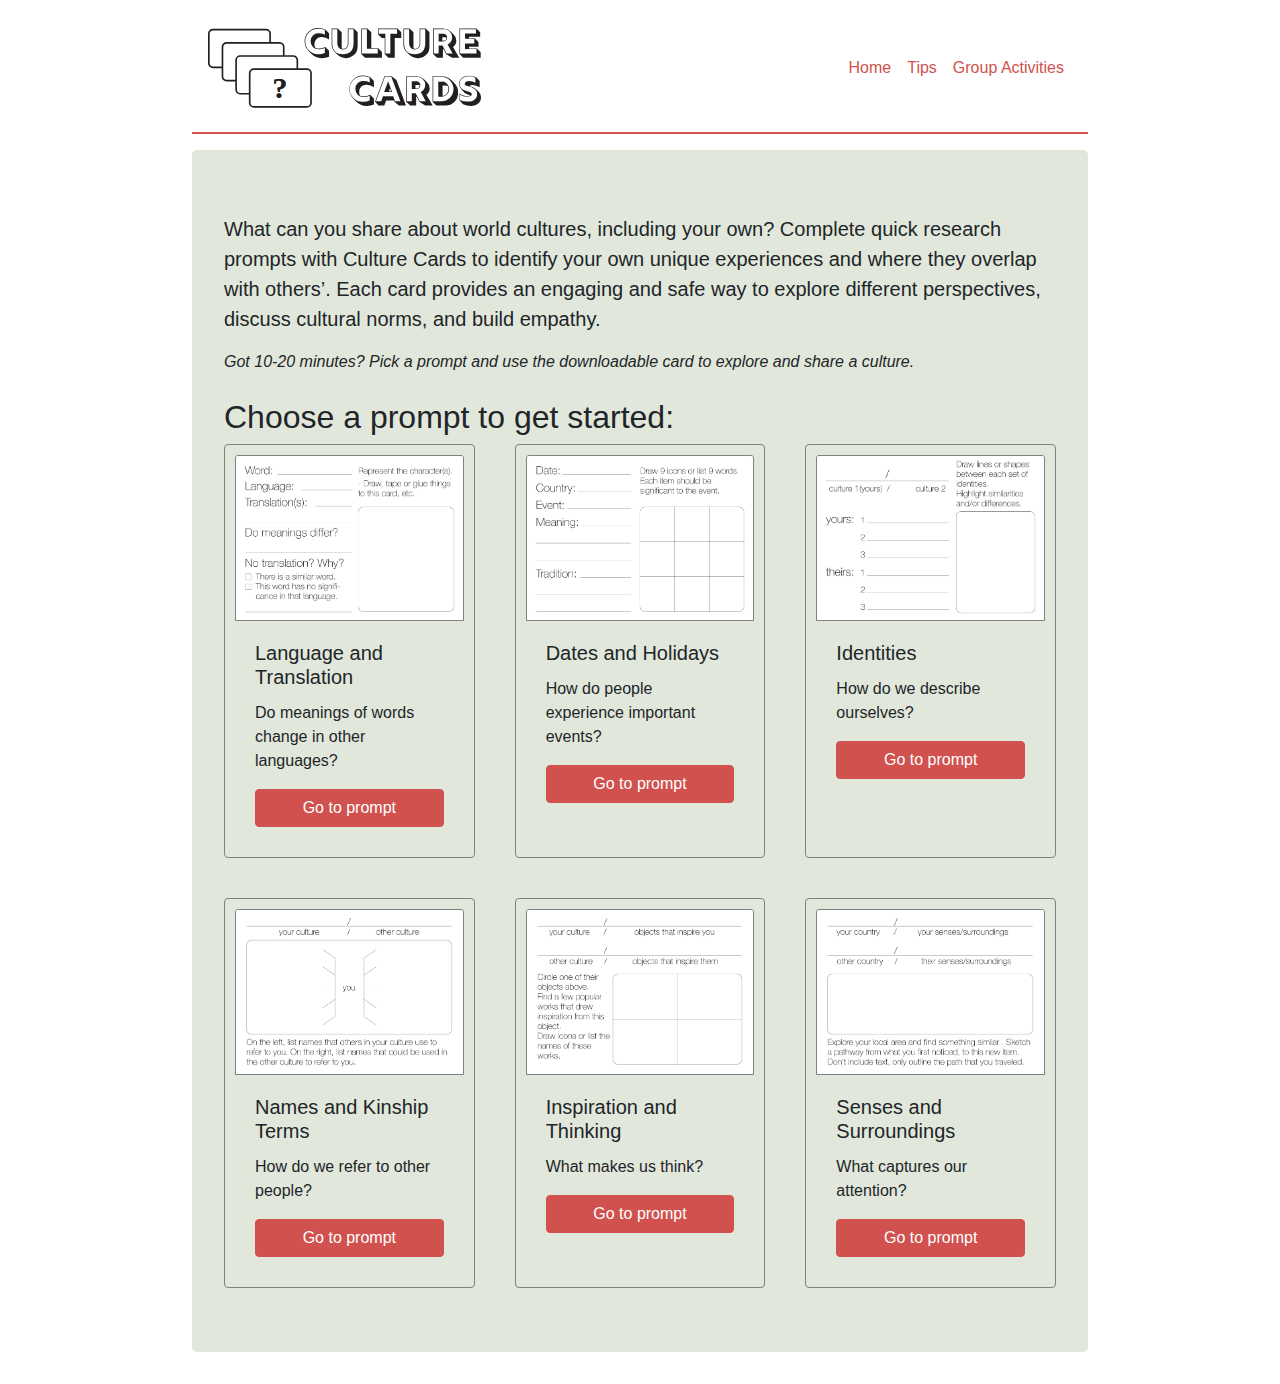
<file: index.html>
<!DOCTYPE html>
<html lang="en">
<head>
    <meta charset="utf-8">
    <title>Culture Cards</title>
    <link rel="stylesheet" href="https://cdn.jsdelivr.net/npm/bootstrap@4.3.1/dist/css/bootstrap.min.css" integrity="sha384-ggOyR0iXCbMQv3Xipma34MD+dH/1fQ784/j6cY/iJTQUOhcWr7x9JvoRxT2MZw1T" crossorigin="anonymous">    <link rel="stylesheet" href="style.css"/>
</head>
<body>
    <nav class="navbar navbar-expand-lg navbar-light bg-light">
        <a href="index.html"><img src="svg/logobw.svg" alt="Culture Cards Logo"></a>
        <button class="navbar-toggler" type="button" data-toggle="collapse" data-target="#navbarSupportedContent" aria-controls="navbarSupportedContent" aria-expanded="false" aria-label="Toggle navigation">
            <span class="navbar-toggler-icon"></span>
        </button>
        <div class="collapse navbar-collapse justify-content-end" id="navbarNav">
            <ul class="navbar-nav">
            <li class="nav-item active">
                <a class="nav-link" href="index.html">Home <span class="sr-only">(current)</span></a>
            </li>
            <li class="nav-item">
                <a class="nav-link" href="tips.html">Tips</a>
            </li>
            <li class="nav-item">
                <a class="nav-link" href="activities.html">Group Activities</a>
            </li>
            </ul>
        </div>
    </nav>

    <hr>

    <div class="jumbotron">
        <p class="lead">What can you share about world cultures, including your own? Complete quick research prompts with Culture Cards to identify your own unique experiences and where they overlap with others’. Each card provides an engaging and safe way to explore different perspectives, discuss cultural norms, and build empathy.</p>
        <i>Got 10-20 minutes? Pick a prompt and use the downloadable card to explore and share a culture.</i>
        <br>
        <br>
        <h2>Choose a prompt to get started:</h2>
        <div id="card-grid">
            <div class="card" style="width: 18rem;">
                <img src="images/p1-back.png" class="card-img-top" alt="...">
                <div class="card-body">
                <h5 class="card-title">Language and Translation</h5>
                <p class="card-text">Do meanings of words change in other languages?</p>
                <a href="prompt1.html" class="btn btn-primary">Go to prompt</a>
                </div>
            </div>
    
            <div class="card" style="width: 18rem;">
                <img src="images/p2-back.png" class="card-img-top" alt="...">
                <div class="card-body">
                <h5 class="card-title">Dates and Holidays</h5>
                <p class="card-text">How do people experience important events?</p>
                <a href="prompt2.html" class="btn btn-primary">Go to prompt</a>
                </div>
            </div>
    
            <div class="card" style="width: 18rem;">
                <img src="images/p3-back.png" class="card-img-top" alt="...">
                <div class="card-body">
                <h5 class="card-title">Identities</h5>
                <p class="card-text">How do we describe ourselves?</p>
                <a href="prompt3.html" class="btn btn-primary">Go to prompt</a>
                </div>
            </div>
    
            <div class="card" style="width: 18rem;">
                <img src="images/p4-back.png" class="card-img-top" alt="...">
                <div class="card-body">
                <h5 class="card-title">Names and Kinship Terms</h5>
                <p class="card-text">How do we refer to other people?</p>
                <a href="prompt4.html" class="btn btn-primary">Go to prompt</a>
                </div>
            </div>
    
            <div class="card" style="width: 18rem;">
                <img src="images/p5-back.png" class="card-img-top" alt="...">
                <div class="card-body">
                <h5 class="card-title">Inspiration and Thinking</h5>
                <p class="card-text">What makes us think?</p>
                <a href="prompt5.html" class="btn btn-primary">Go to prompt</a>
                </div>
            </div>
    
            <div class="card" style="width: 18rem;">
                <img src="images/p6-back.png" class="card-img-top" alt="...">
                <div class="card-body">
                <h5 class="card-title">Senses and Surroundings</h5>
                <p class="card-text">What captures our attention?</p>
                <a href="prompt6.html" class="btn btn-primary">Go to prompt</a>
                </div>
            </div>
        </div>
    </div>

</body>
</html>
</file>
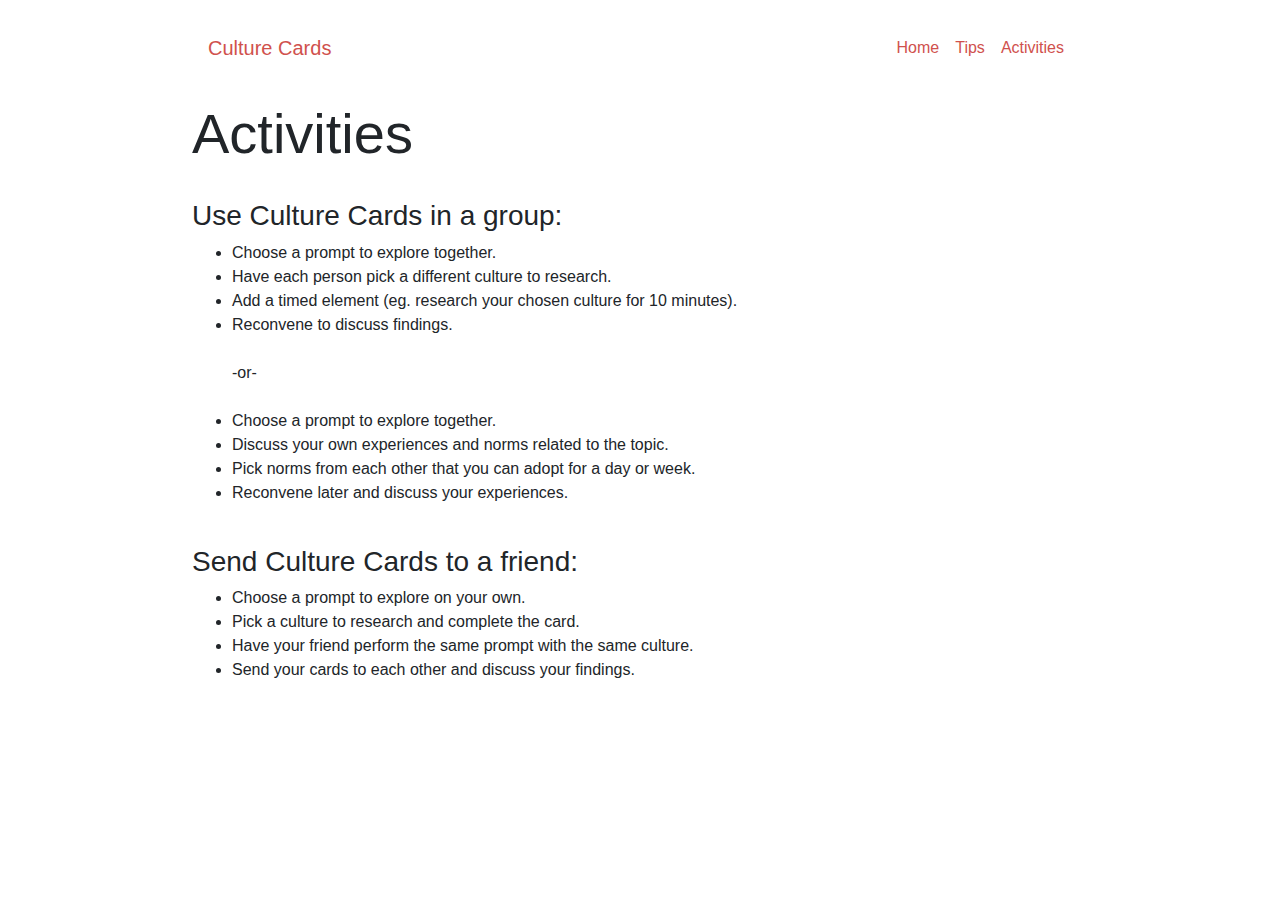
<file: activities.html>
<!DOCTYPE html>
<html lang="en">
<head>
    <meta charset="utf-8">
    <title>Culture Cards</title>
    <link rel="stylesheet" href="https://cdn.jsdelivr.net/npm/bootstrap@4.3.1/dist/css/bootstrap.min.css" integrity="sha384-ggOyR0iXCbMQv3Xipma34MD+dH/1fQ784/j6cY/iJTQUOhcWr7x9JvoRxT2MZw1T" crossorigin="anonymous">    <link rel="stylesheet" href="style.css"/>
</head>
<body>
    <nav class="navbar navbar-expand-lg navbar-light bg-light">
        <a class="navbar-brand" href="index.html">Culture Cards</a>
        <button class="navbar-toggler" type="button" data-toggle="collapse" data-target="#navbarSupportedContent" aria-controls="navbarSupportedContent" aria-expanded="false" aria-label="Toggle navigation">
            <span class="navbar-toggler-icon"></span>
        </button>
        <div class="collapse navbar-collapse justify-content-end" id="navbarNav">
            <ul class="navbar-nav">
            <li class="nav-item">
                <a class="nav-link" href="index.html">Home</a>
            </li>
            <li class="nav-item">
                <a class="nav-link" href="tips.html">Tips</a>
            </li>
            <li class="nav-item active">
                <a class="nav-link" href="activities.html">Activities<span class="sr-only">(current)</span></a>
            </li>
            </ul>
        </div>
        </nav>
    <br>

    <h2 class="display-4">Activities</h2>
    <br>
    <h3>Use Culture Cards in a group:</h3>
    <ul>
        <li>Choose a prompt to explore together.</li>
        <li>Have each person pick a different culture to research.</li>
        <li>Add a timed element (eg. research your chosen culture for 10 minutes).</li>
        <li>Reconvene to discuss findings.</li>
        <br>-or-<br><br>
        <li>Choose a prompt to explore together.</li>
        <li>Discuss your own experiences and norms related to the topic.</li>
        <li>Pick norms from each other that you can adopt for a day or week.</li>
        <li>Reconvene later and discuss your experiences.</li>
    </ul>
    <br>
    <h3>Send Culture Cards to a friend:</h3>
    <ul>
        <li>Choose a prompt to explore on your own.</li>
        <li>Pick a culture to research and complete the card.</li>
        <li>Have your friend perform the same prompt with the same culture.</li>
        <li>Send your cards to each other and discuss your findings.</li>
    </ul>


</body>
</html>
</file>
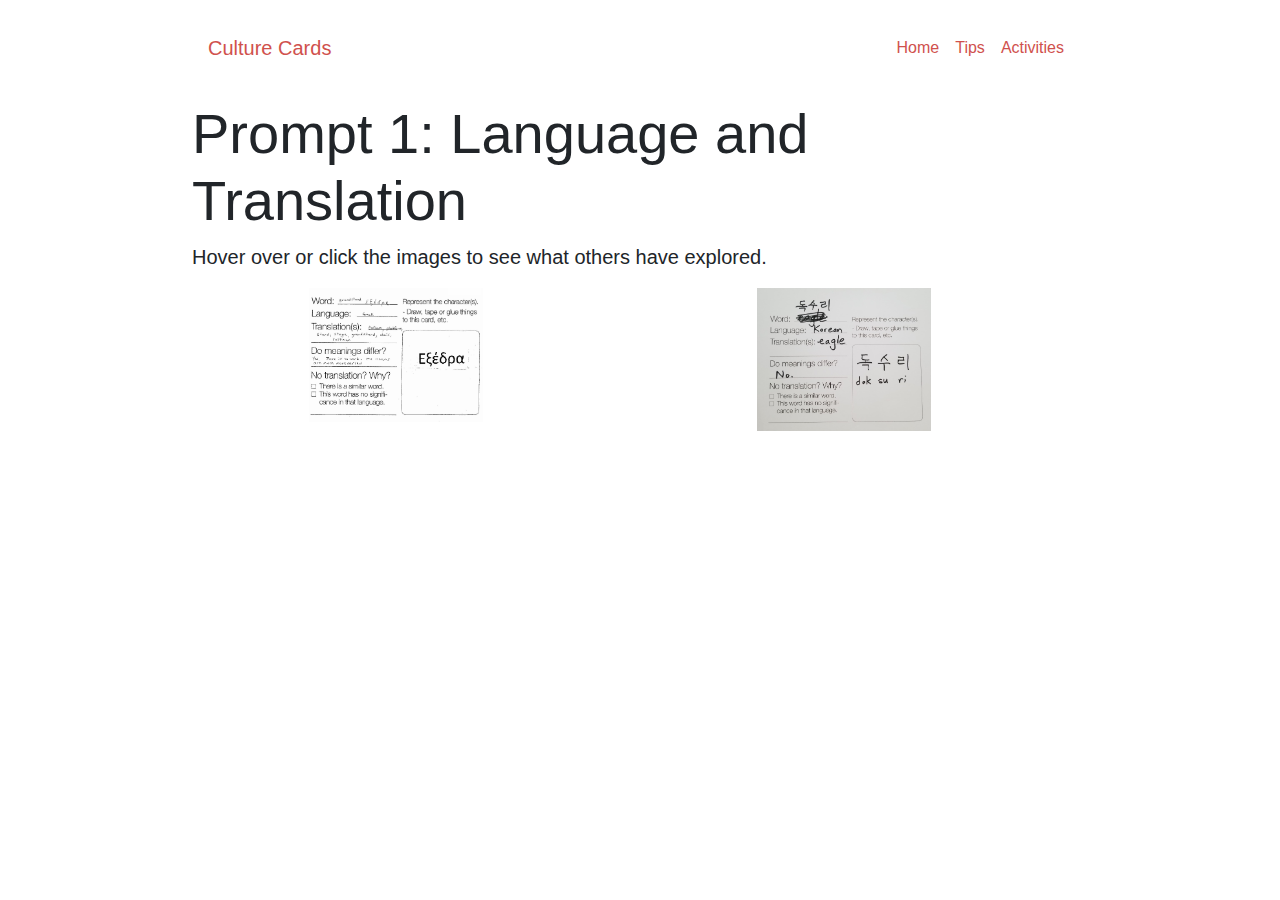
<file: prompt1-gallery.html>
<!DOCTYPE html>
<html lang="en">
<head>
    <meta charset="utf-8">
    <title>Culture Cards</title>
    <link rel="stylesheet" href="style.css"/>
    <link rel="stylesheet" href="https://cdn.jsdelivr.net/npm/bootstrap@4.3.1/dist/css/bootstrap.min.css" integrity="sha384-ggOyR0iXCbMQv3Xipma34MD+dH/1fQ784/j6cY/iJTQUOhcWr7x9JvoRxT2MZw1T" crossorigin="anonymous">    <link rel="stylesheet" href="style.css"/>
</head>
<body>
    <nav class="navbar navbar-expand-lg navbar-light bg-light">
        <a class="navbar-brand" href="index.html">Culture Cards</a>
        <button class="navbar-toggler" type="button" data-toggle="collapse" data-target="#navbarSupportedContent" aria-controls="navbarSupportedContent" aria-expanded="false" aria-label="Toggle navigation">
            <span class="navbar-toggler-icon"></span>
        </button>
        <div class="collapse navbar-collapse justify-content-end" id="navbarNav">
            <ul class="navbar-nav">
            <li class="nav-item">
                <a class="nav-link" href="index.html">Home</a>
            </li>
            <li class="nav-item">
                <a class="nav-link" href="tips.html">Tips</a>
            </li>
            <li class="nav-item">
                <a class="nav-link" href="activities.html">Activities</a>
            </li>
            </ul>
        </div>
    </nav>

    <br>

    <div>
        <h2 class="display-4">Prompt 1: Language and Translation</h2>
        <p class="lead">Hover over or click the images to see what others have explored.</p>

        <div class="gallery-grid">
            <div class="container">
                <img src="images/p1-gallery/p1a.jpg" alt="" class="image">
            </div> 

            <div class="container">
                <img src="images/p1-gallery/p1b.jpg" alt="" class="image">
            </div> 
        </div>

    </div>
</body>
</html>
</file>
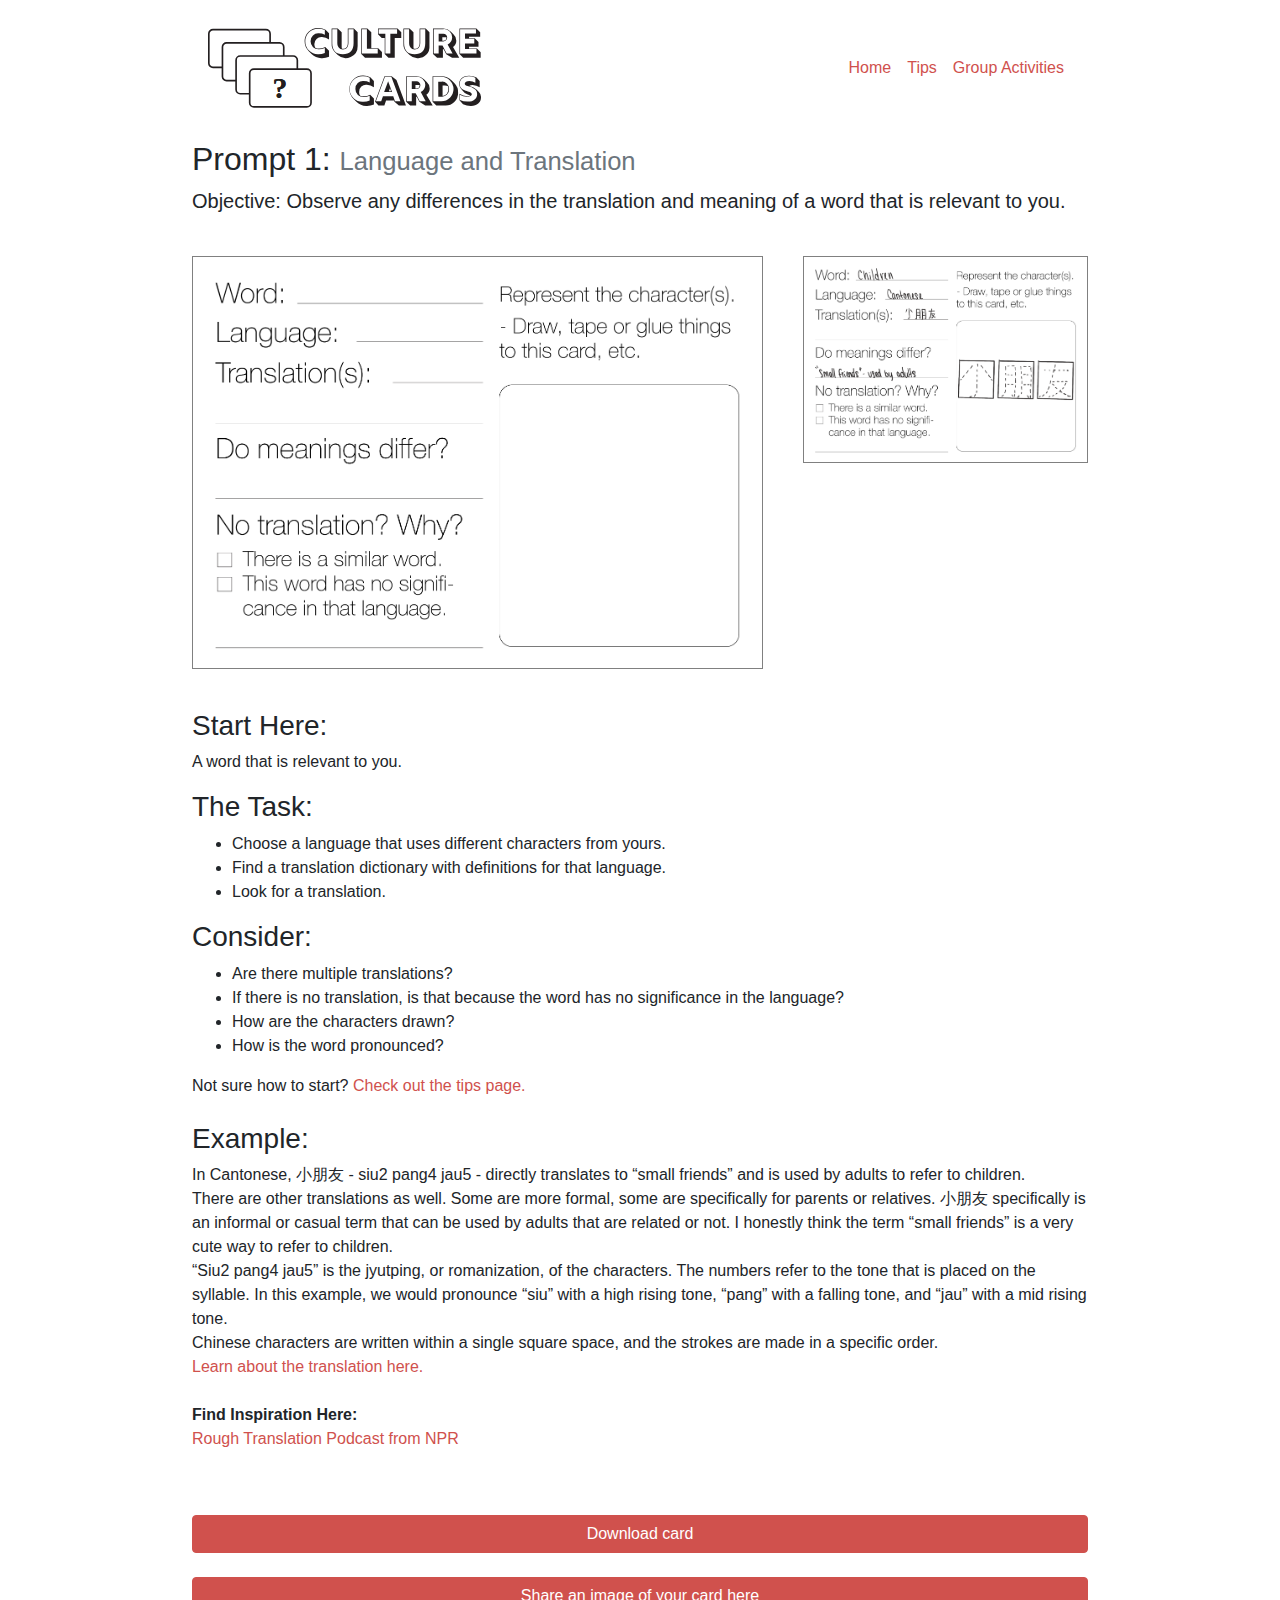
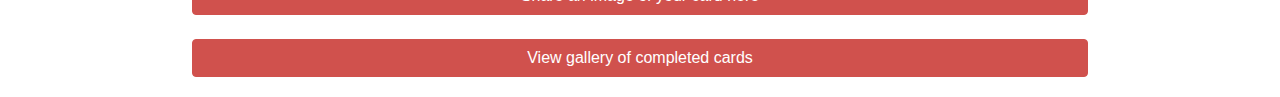
<file: prompt1.html>
<!DOCTYPE html>
<html lang="en">
<head>
    <meta charset="utf-8">
    <title>Culture Cards</title>
    <link rel="stylesheet" href="style.css"/>
    <link rel="stylesheet" href="https://cdn.jsdelivr.net/npm/bootstrap@4.3.1/dist/css/bootstrap.min.css" integrity="sha384-ggOyR0iXCbMQv3Xipma34MD+dH/1fQ784/j6cY/iJTQUOhcWr7x9JvoRxT2MZw1T" crossorigin="anonymous">    <link rel="stylesheet" href="style.css"/>
</head>
<body>
    <nav class="navbar navbar-expand-lg navbar-light bg-light">
        <a href="index.html"><img src="svg/logobw.svg" alt="Culture Cards Logo"></a>
        <button class="navbar-toggler" type="button" data-toggle="collapse" data-target="#navbarSupportedContent" aria-controls="navbarSupportedContent" aria-expanded="false" aria-label="Toggle navigation">
            <span class="navbar-toggler-icon"></span>
        </button>
        <div class="collapse navbar-collapse justify-content-end" id="navbarNav">
            <ul class="navbar-nav">
            <li class="nav-item">
                <a class="nav-link" href="index.html">Home</a>
            </li>
            <li class="nav-item">
                <a class="nav-link" href="tips.html">Tips</a>
            </li>
            <li class="nav-item">
                <a class="nav-link" href="activities.html">Group Activities</a>
            </li>
            </ul>
        </div>
    </nav>

    <br>

    <div>
        <h2>
            Prompt 1: 
            <small class="text-muted">Language and Translation</small>
        </h2>

        <p class="lead"><strong>Objective:</strong> Observe any differences in the translation and meaning of a word that is relevant to you.</p>

        <div class="img-header">
            <img src="images/p1-back.png"><img src="images/examples/ex_P1.png">
        </div>
        
        <h3>Start Here:</h3>
        <p>A word that is relevant to you.</p>
        
        <h3>The Task:</h3>
        <ul>
            <li>Choose a language that uses different characters from yours.</li>
            <li>Find a translation dictionary with definitions for that language.</li>
            <li>Look for a translation.</li>
        </ul>

        <h3>Consider:</h3>
        <ul>
            <li>Are there multiple translations?</li>
            <li>If there is no translation, is that because the word has no significance in the language?</li>
            <li>How are the characters drawn?</li>
            <li>How is the word pronounced?</li>
        </ul>

        Not sure how to start? <a href="tips.html">Check out the tips page.</a>
        <br><br>
        
        <h3>Example:</h3>
        <p>In Cantonese, 小朋友 - siu2 pang4 jau5 - directly translates to “small friends” and is used by adults to refer to children.
            <br>There are other translations as well. Some are more formal, some are specifically for parents or relatives. 小朋友 specifically is an informal or casual term that can be used by adults that are related or not. I honestly think the term “small friends” is a very cute way to refer to children.
            <br>“Siu2 pang4 jau5” is the jyutping, or romanization, of the characters. The numbers refer to the tone that is placed on the syllable. In this example, we would pronounce “siu” with a high rising tone, “pang” with a falling tone, and “jau” with a mid rising tone.
            <br>Chinese characters are written within a single square space, and the strokes are made in a specific order.
            <br><a href="http://www.cantonese.sheik.co.uk/dictionary/words/124/">Learn about the translation here.</a>
            <br><br>
            <strong>Find Inspiration Here:</strong>
            <br><a href="https://www.npr.org/podcasts/510324/rough-translation">Rough Translation Podcast from NPR</a>
        </p>
        <br> <br>

        <a class="btn btn-primary" href="images/p1-back.png" download>Download card</a>
        <br><br>
        <a class="btn btn-primary" href="https://form.jotform.com/221104501408136" target="_blank" role="button">Share an image of your card here</a>
        <br><br>
        <a class="btn btn-primary" href="prompt1-gallery.html" target="_blank" role="button">View gallery of completed cards</a>

    </div>
</body>
</html>
</file>
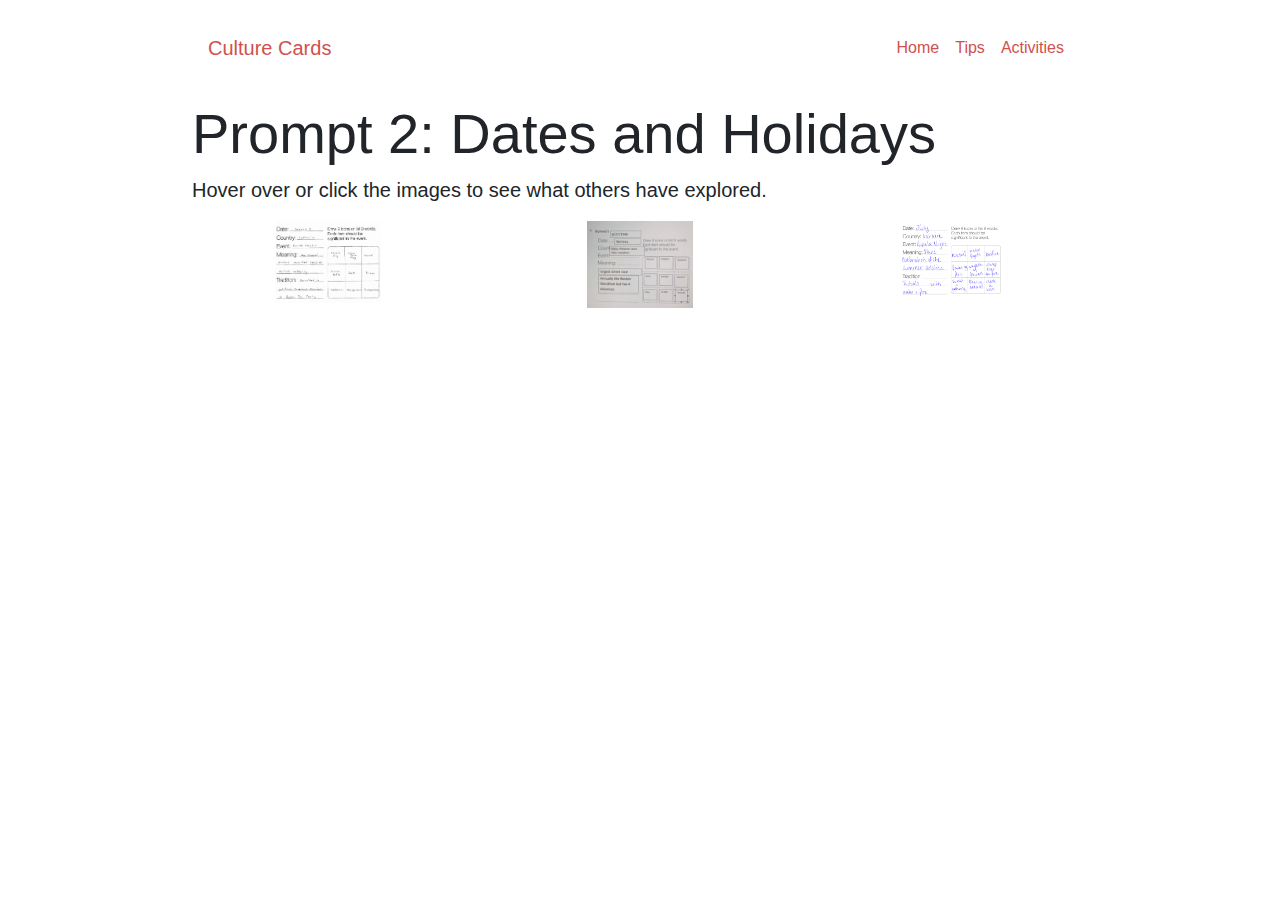
<file: prompt2-gallery.html>
<!DOCTYPE html>
<html lang="en">
<head>
    <meta charset="utf-8">
    <title>Culture Cards</title>
    <link rel="stylesheet" href="style.css"/>
    <link rel="stylesheet" href="https://cdn.jsdelivr.net/npm/bootstrap@4.3.1/dist/css/bootstrap.min.css" integrity="sha384-ggOyR0iXCbMQv3Xipma34MD+dH/1fQ784/j6cY/iJTQUOhcWr7x9JvoRxT2MZw1T" crossorigin="anonymous">    <link rel="stylesheet" href="style.css"/>
</head>
<body>
    <nav class="navbar navbar-expand-lg navbar-light bg-light">
        <a class="navbar-brand" href="index.html">Culture Cards</a>
        <button class="navbar-toggler" type="button" data-toggle="collapse" data-target="#navbarSupportedContent" aria-controls="navbarSupportedContent" aria-expanded="false" aria-label="Toggle navigation">
            <span class="navbar-toggler-icon"></span>
        </button>
        <div class="collapse navbar-collapse justify-content-end" id="navbarNav">
            <ul class="navbar-nav">
            <li class="nav-item">
                <a class="nav-link" href="index.html">Home</a>
            </li>
            <li class="nav-item">
                <a class="nav-link" href="tips.html">Tips</a>
            </li>
            <li class="nav-item">
                <a class="nav-link" href="activities.html">Activities</a>
            </li>
            </ul>
        </div>
    </nav>

    <br>

    <div>
        <h2 class="display-4">Prompt 2: Dates and Holidays</h2>
        <p class="lead">Hover over or click the images to see what others have explored.</p>

        <div class="gallery-grid">
            <div class="container">
                <img src="images/p2-gallery/p2a.jpg" alt="" class="image">
            </div> 

            <div class="container">
                <img src="images/p2-gallery/p2b.jpg" alt="" class="image">
            </div>

            <div class="container">
                <img src="images/p2-gallery/p2c.jpg" alt="" class="image">
            </div> 
        </div>

    </div>
</body>
</html>
</file>
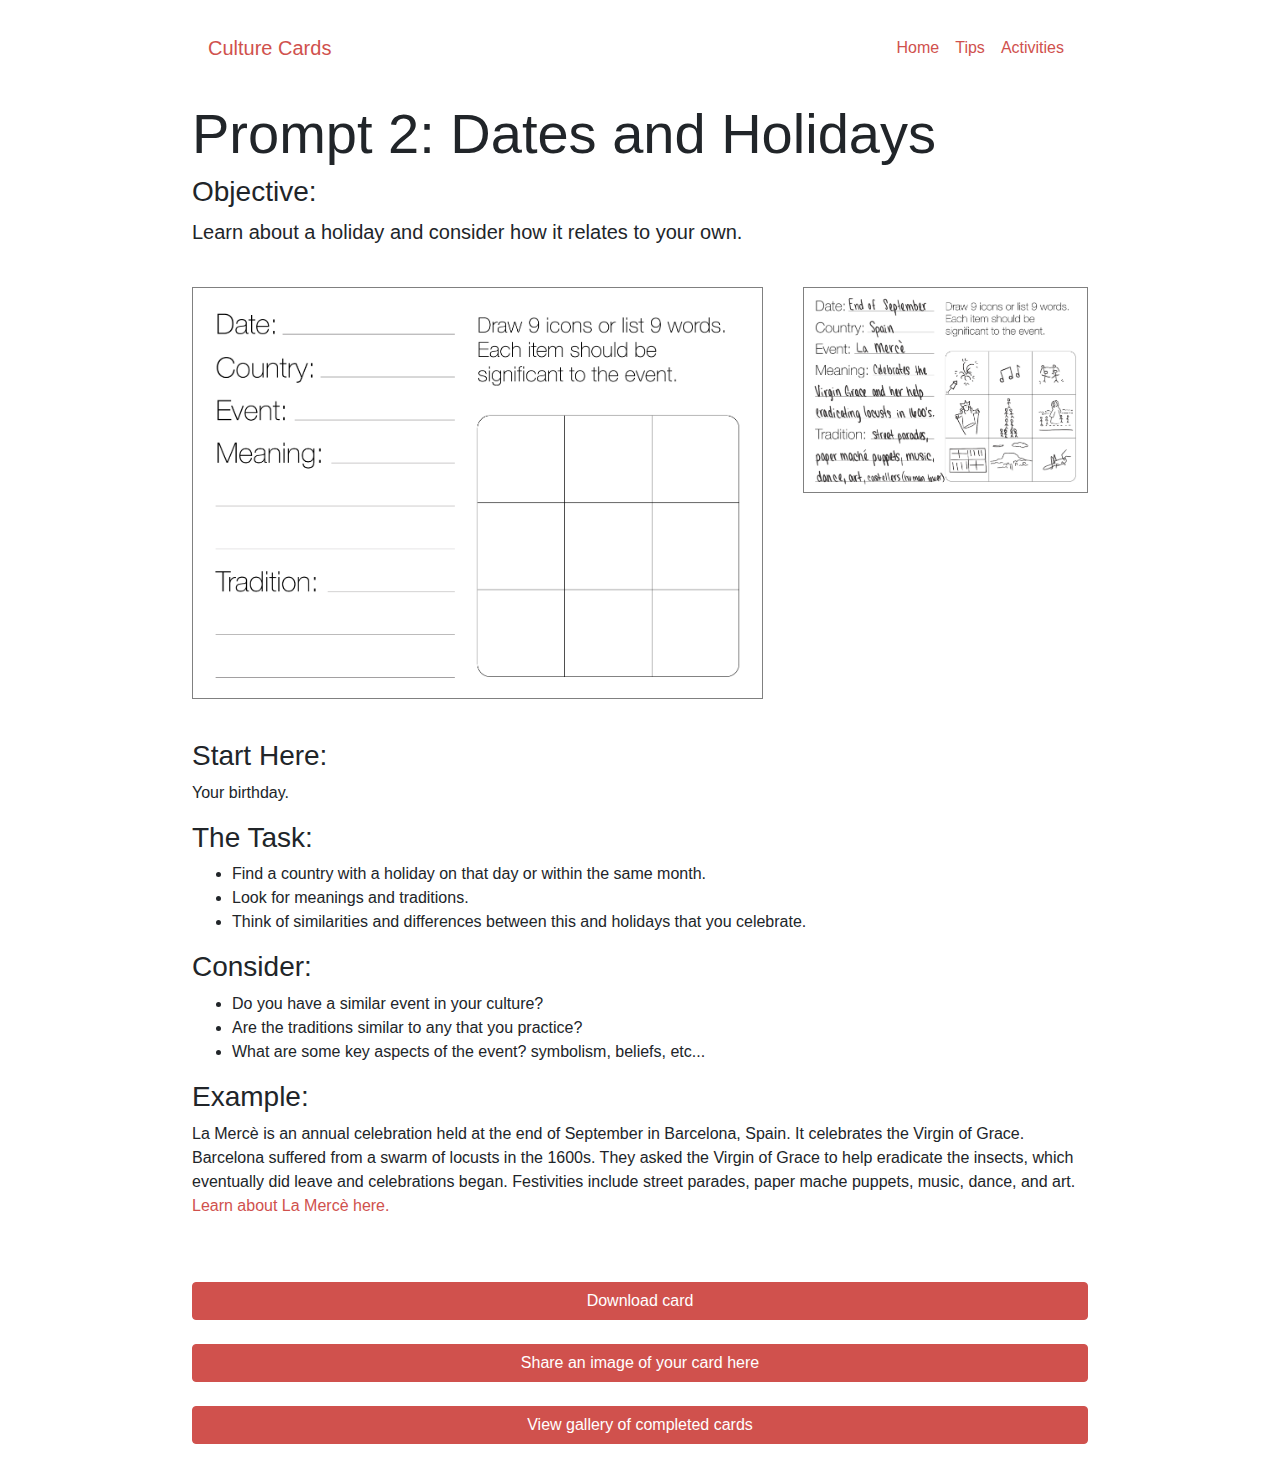
<file: prompt2.html>
<!DOCTYPE html>
<html lang="en">
<head>
    <meta charset="utf-8">
    <title>Culture Cards</title>
    <link rel="stylesheet" href="style.css"/>
    <link rel="stylesheet" href="https://cdn.jsdelivr.net/npm/bootstrap@4.3.1/dist/css/bootstrap.min.css" integrity="sha384-ggOyR0iXCbMQv3Xipma34MD+dH/1fQ784/j6cY/iJTQUOhcWr7x9JvoRxT2MZw1T" crossorigin="anonymous">    <link rel="stylesheet" href="style.css"/>
</head>
<body>
    <nav class="navbar navbar-expand-lg navbar-light bg-light">
        <a class="navbar-brand" href="index.html">Culture Cards</a>
        <button class="navbar-toggler" type="button" data-toggle="collapse" data-target="#navbarSupportedContent" aria-controls="navbarSupportedContent" aria-expanded="false" aria-label="Toggle navigation">
            <span class="navbar-toggler-icon"></span>
        </button>
        <div class="collapse navbar-collapse justify-content-end" id="navbarNav">
            <ul class="navbar-nav">
            <li class="nav-item">
                <a class="nav-link" href="index.html">Home</a>
            </li>
            <li class="nav-item">
                <a class="nav-link" href="tips.html">Tips</a>
            </li>
            <li class="nav-item">
                <a class="nav-link" href="activities.html">Activities</a>
            </li>
            </ul>
        </div>
    </nav>

    <br>

    <div>
        <h2 class="display-4">Prompt 2: Dates and Holidays</h2>

        <h3>Objective:</h3>
        <p class="lead">Learn about a holiday and consider how it relates to your own.</p>

        <div class="img-header">
            <img src="images/p2-back.png"><img src="images/examples/ex_P2.png">
        </div>
        
        <h3>Start Here:</h3>
        <p>Your birthday.</p>
        
        <h3>The Task:</h3>
        <ul>
            <li>Find a country with a holiday on that day or within the same month.</li>
            <li>Look for meanings and traditions.</li>
            <li>Think of similarities and differences between this and holidays that you celebrate.</li>
        </ul>
        
        <h3>Consider:</h3>
        <ul>
            <li>Do you have a similar event in your culture?</li>
            <li>Are the traditions similar to any that you practice?</li>
            <li>What are some key aspects of the event? symbolism, beliefs, etc...</li>
        </ul>

        <h3>Example:</h3>
        <p>La Mercè is an annual celebration held at the end of September in Barcelona, Spain. It celebrates the Virgin of Grace. Barcelona suffered from a swarm of locusts in the 1600s. They asked the Virgin of Grace to help eradicate the insects, which eventually did leave and celebrations began. Festivities include street parades, paper mache puppets, music, dance, and art.
            <br><a href="https://www.barcelona.cat/culturapopular/en/festivals-and-traditions/festes-de-la-merce">Learn about La Mercè here.</a>
        </p>
        <br> <br>

        <a class="btn btn-primary" href="images/p2-back.png" download>Download card</a>
        <br><br>
        <a class="btn btn-primary" href="https://form.jotform.com/221104501408136" target="_blank" role="button">Share an image of your card here</a>
        <br><br>
        <a class="btn btn-primary" href="prompt2-gallery.html" target="_blank" role="button">View gallery of completed cards</a>

    </div>
</body>
</html>
</file>
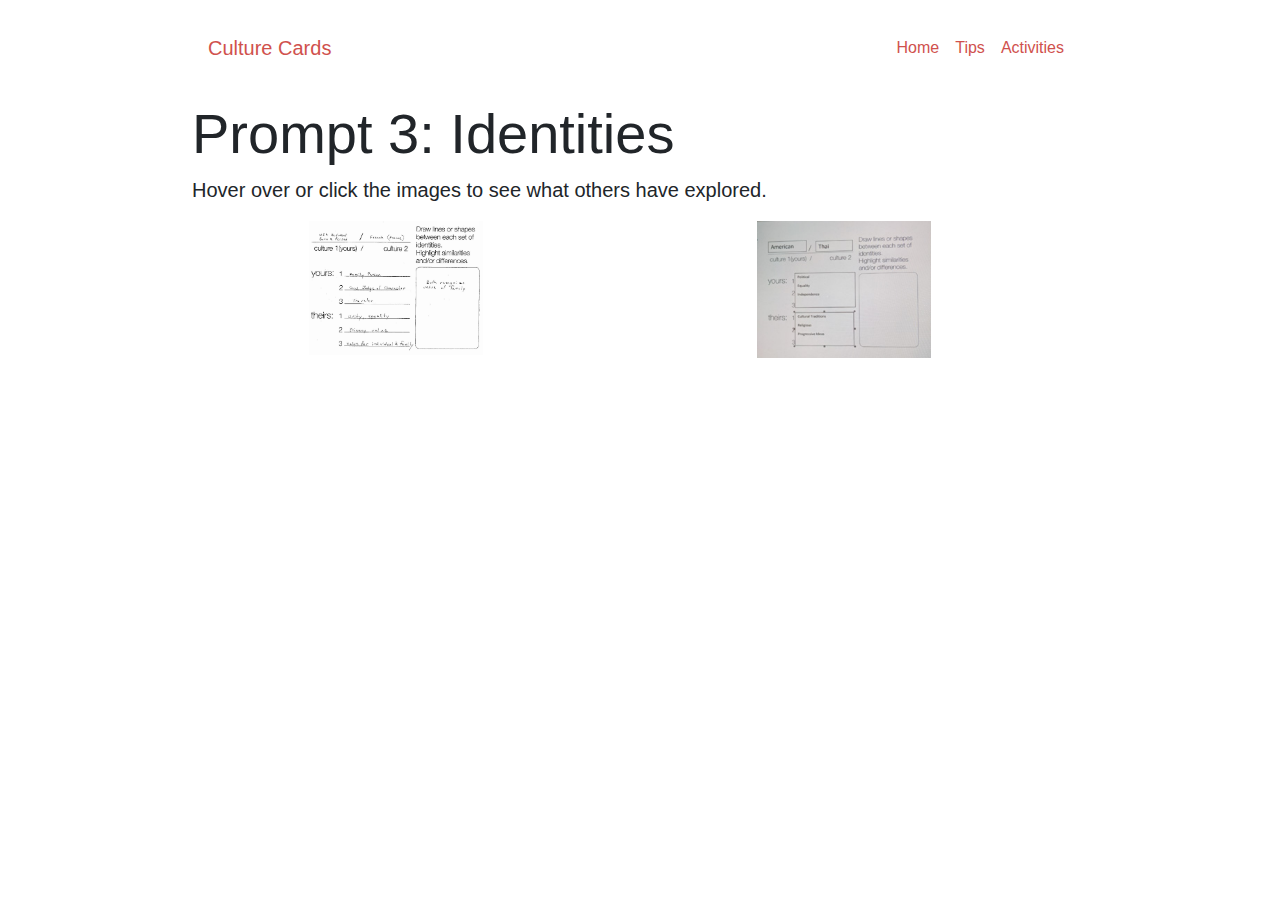
<file: prompt3-gallery.html>
<!DOCTYPE html>
<html lang="en">
<head>
    <meta charset="utf-8">
    <title>Culture Cards</title>
    <link rel="stylesheet" href="style.css"/>
    <link rel="stylesheet" href="https://cdn.jsdelivr.net/npm/bootstrap@4.3.1/dist/css/bootstrap.min.css" integrity="sha384-ggOyR0iXCbMQv3Xipma34MD+dH/1fQ784/j6cY/iJTQUOhcWr7x9JvoRxT2MZw1T" crossorigin="anonymous">    <link rel="stylesheet" href="style.css"/>
</head>
<body>
    <nav class="navbar navbar-expand-lg navbar-light bg-light">
        <a class="navbar-brand" href="index.html">Culture Cards</a>
        <button class="navbar-toggler" type="button" data-toggle="collapse" data-target="#navbarSupportedContent" aria-controls="navbarSupportedContent" aria-expanded="false" aria-label="Toggle navigation">
            <span class="navbar-toggler-icon"></span>
        </button>
        <div class="collapse navbar-collapse justify-content-end" id="navbarNav">
            <ul class="navbar-nav">
            <li class="nav-item">
                <a class="nav-link" href="index.html">Home</a>
            </li>
            <li class="nav-item">
                <a class="nav-link" href="tips.html">Tips</a>
            </li>
            <li class="nav-item">
                <a class="nav-link" href="activities.html">Activities</a>
            </li>
            </ul>
        </div>
    </nav>

    <br>

    <div>
        <h2 class="display-4">Prompt 3: Identities</h2>
        <p class="lead">Hover over or click the images to see what others have explored.</p>

        <div class="gallery-grid">
            <div class="container">
                <img src="images/p3-gallery/p3a.jpg" alt="" class="image">
            </div> 

            <div class="container">
                <img src="images/p3-gallery/p3b.jpg" alt="" class="image">
            </div> 
        </div>

    </div>
</body>
</html>
</file>
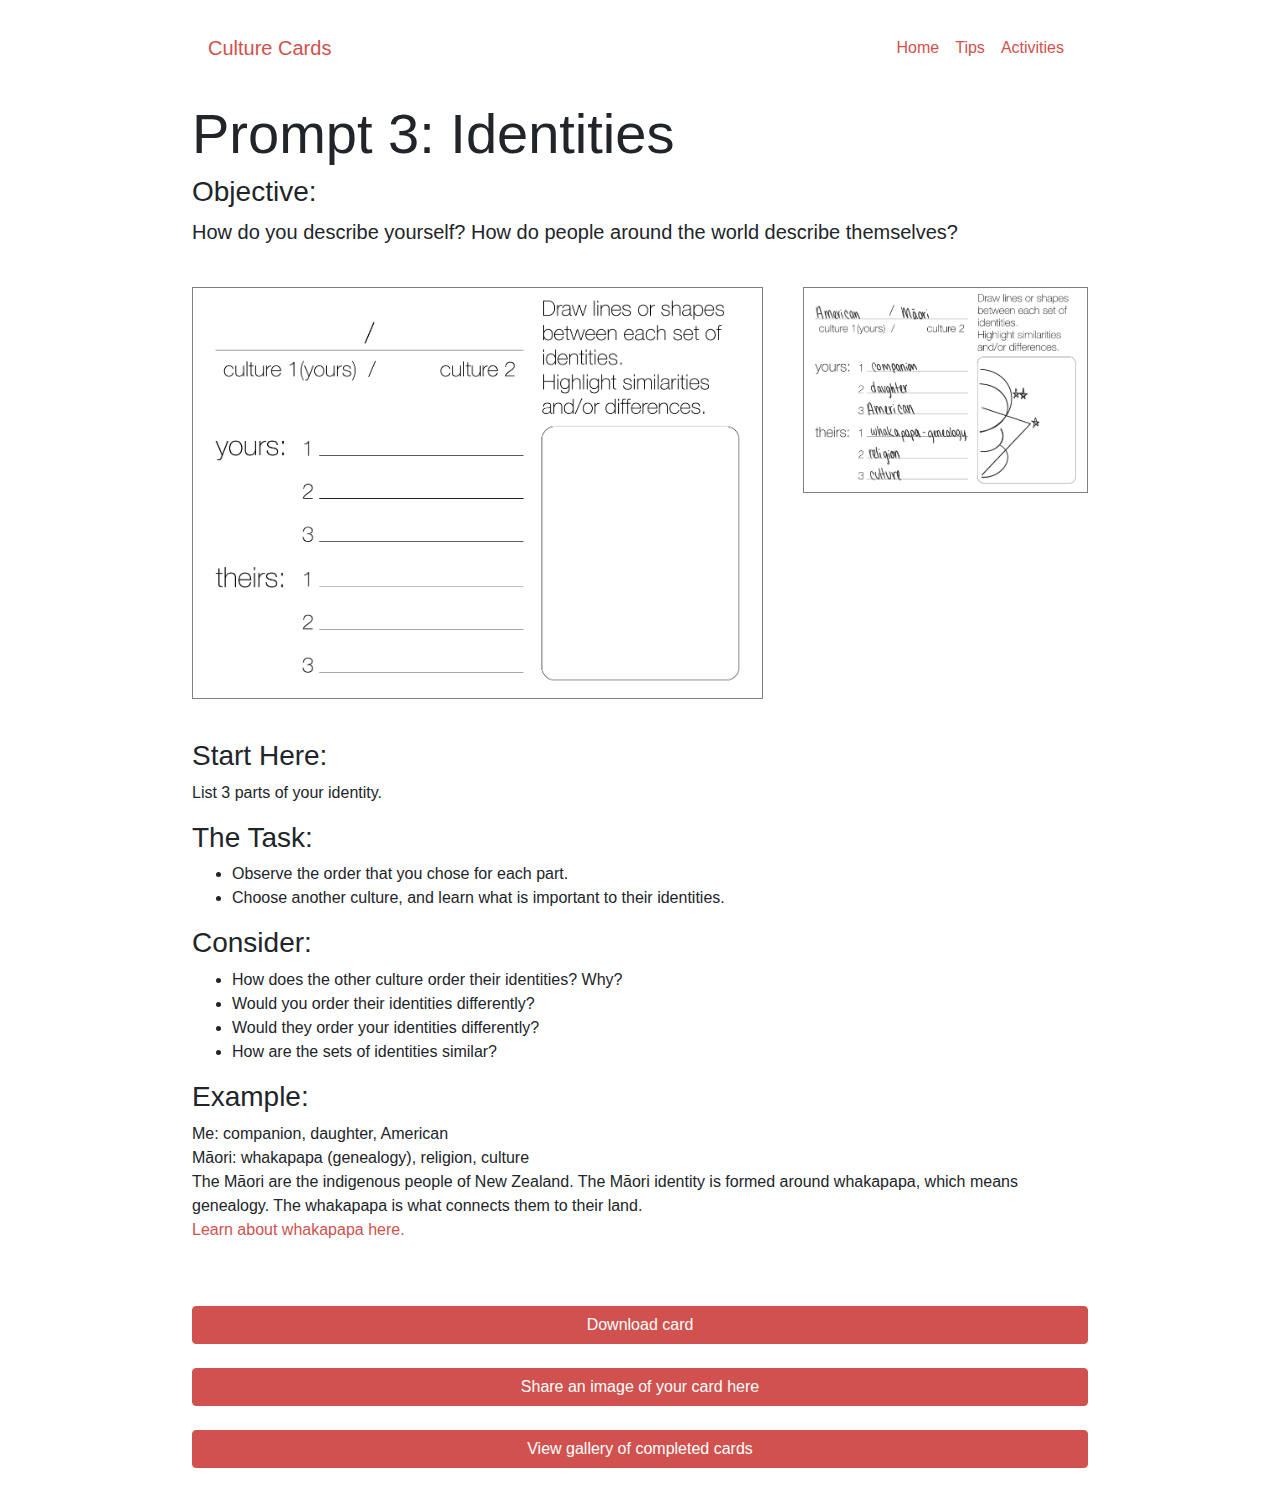
<file: prompt3.html>
<!DOCTYPE html>
<html lang="en">
<head>
    <meta charset="utf-8">
    <title>Culture Cards</title>
    <link rel="stylesheet" href="style.css"/>
    <link rel="stylesheet" href="https://cdn.jsdelivr.net/npm/bootstrap@4.3.1/dist/css/bootstrap.min.css" integrity="sha384-ggOyR0iXCbMQv3Xipma34MD+dH/1fQ784/j6cY/iJTQUOhcWr7x9JvoRxT2MZw1T" crossorigin="anonymous">    <link rel="stylesheet" href="style.css"/>
</head>
<body>
    <nav class="navbar navbar-expand-lg navbar-light bg-light">
        <a class="navbar-brand" href="index.html">Culture Cards</a>
        <button class="navbar-toggler" type="button" data-toggle="collapse" data-target="#navbarSupportedContent" aria-controls="navbarSupportedContent" aria-expanded="false" aria-label="Toggle navigation">
            <span class="navbar-toggler-icon"></span>
        </button>
        <div class="collapse navbar-collapse justify-content-end" id="navbarNav">
            <ul class="navbar-nav">
            <li class="nav-item">
                <a class="nav-link" href="index.html">Home</a>
            </li>
            <li class="nav-item">
                <a class="nav-link" href="tips.html">Tips</a>
            </li>
            <li class="nav-item">
                <a class="nav-link" href="activities.html">Activities</a>
            </li>
            </ul>
        </div>
    </nav>

    <br>

    <div>
        <h2 class="display-4">Prompt 3: Identities</h2>

        <h3>Objective:</h3>
        <p class="lead">How do you describe yourself? How do people around the world describe themselves?</p>

        <div class="img-header">
            <img src="images/p3-back.png"><img src="images/examples/ex_P3.png">
        </div>
        
        <h3>Start Here:</h3>
        <p>List 3 parts of your identity.</p>
        
        <h3>The Task:</h3>
        <ul>
            <li>Observe the order that you chose for each part.</li>
            <li>Choose another culture, and learn what is important to their identities.</li>
        </ul>

        <h3>Consider:</h3>
        <ul>
            <li>How does the other culture order their identities? Why?</li>
            <li>Would you order their identities differently?</li>
            <li>Would they order your identities differently?</li>
            <li>How are the sets of identities similar?</li>
        </ul>
        
        <h3>Example:</h3>
        <p>Me: companion, daughter, American
            <br>Māori: whakapapa (genealogy), religion, culture
            <br>The Māori are the indigenous people of New Zealand. The Māori identity is formed around whakapapa, which means genealogy. The whakapapa is what connects them to their land.
            <br><a href="https://teara.govt.nz/en/whakapapa-genealogy">Learn about whakapapa here.</a>
        </p>
        <br> <br>

        <a class="btn btn-primary" href="images/p3-back.png" download>Download card</a>
        <br><br>
        <a class="btn btn-primary" href="https://form.jotform.com/221104501408136" target="_blank" role="button">Share an image of your card here</a>
        <br><br>
        <a class="btn btn-primary" href="prompt3-gallery.html" target="_blank" role="button">View gallery of completed cards</a>

    </div>
</body>
</html>
</file>
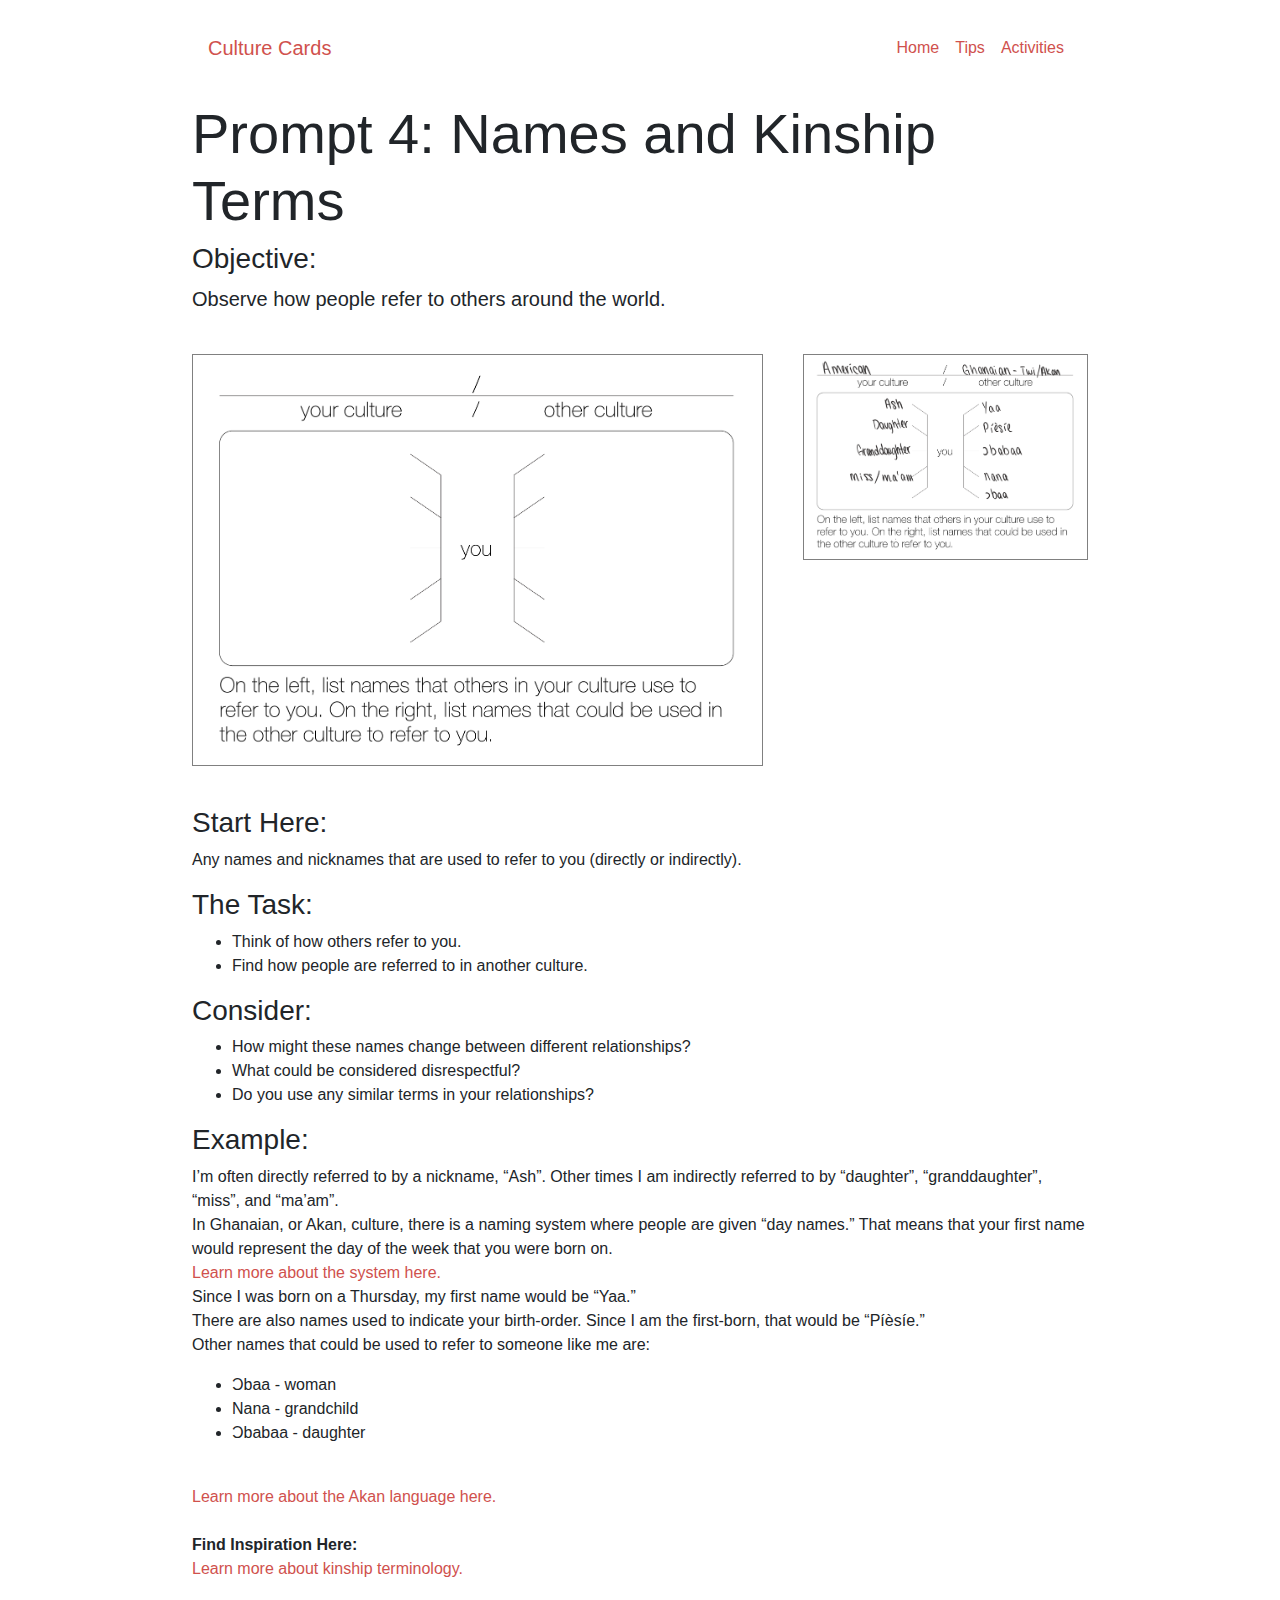
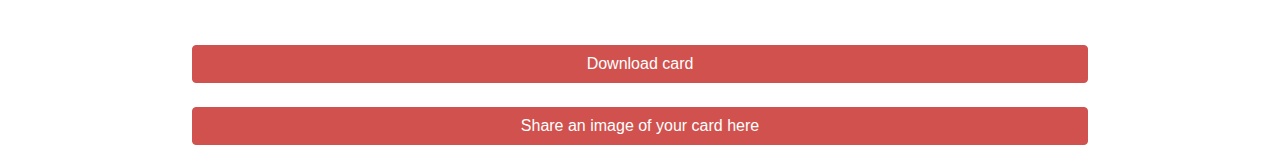
<file: prompt4.html>
<!DOCTYPE html>
<html lang="en">
<head>
    <meta charset="utf-8">
    <title>Culture Cards</title>
    <link rel="stylesheet" href="style.css"/>
    <link rel="stylesheet" href="https://cdn.jsdelivr.net/npm/bootstrap@4.3.1/dist/css/bootstrap.min.css" integrity="sha384-ggOyR0iXCbMQv3Xipma34MD+dH/1fQ784/j6cY/iJTQUOhcWr7x9JvoRxT2MZw1T" crossorigin="anonymous">    <link rel="stylesheet" href="style.css"/>
</head>
<body>
    <nav class="navbar navbar-expand-lg navbar-light bg-light">
        <a class="navbar-brand" href="index.html">Culture Cards</a>
        <button class="navbar-toggler" type="button" data-toggle="collapse" data-target="#navbarSupportedContent" aria-controls="navbarSupportedContent" aria-expanded="false" aria-label="Toggle navigation">
            <span class="navbar-toggler-icon"></span>
        </button>
        <div class="collapse navbar-collapse justify-content-end" id="navbarNav">
            <ul class="navbar-nav">
            <li class="nav-item">
                <a class="nav-link" href="index.html">Home</a>
            </li>
            <li class="nav-item">
                <a class="nav-link" href="tips.html">Tips</a>
            </li>
            <li class="nav-item">
                <a class="nav-link" href="activities.html">Activities</a>
            </li>
            </ul>
        </div>
    </nav>

    <br>

    <div>
        <h2 class="display-4">Prompt 4: Names and Kinship Terms</h2>

        <h3>Objective:</h3>
        <p class="lead">Observe how people refer to others around the world.</p>

        <div class="img-header">
            <img src="images/p4-back.png"><img src="images/examples/ex_P4.png">
        </div>
        
        <h3>Start Here:</h3>
        <p>Any names and nicknames that are used to refer to you (directly or indirectly).</p>
        
        <h3>The Task:</h3>
        <ul>
            <li>Think of how others refer to you.</li>
            <li>Find how people are referred to in another culture.</li>
        </ul>

        <h3>Consider:</h3>
        <ul>
            <li>How might these names change between different relationships?</li>
            <li>What could be considered disrespectful?</li>
            <li>Do you use any similar terms in your relationships?</li>
        </ul>
        
        <h3>Example:</h3>
        <p>I’m often directly referred to by a nickname, “Ash”. Other times I am indirectly referred to by “daughter”, “granddaughter”, “miss”, and “ma’am”.
            <br>In Ghanaian, or Akan, culture, there is a naming system where people are given “day names.” That means that your first name would represent the day of the week that you were born on.
            <br><a href="http://www.afropedea.org/akan-names">Learn more about the system here.</a>
            <br>Since I was born on a Thursday, my first name would be “Yaa.”
            <br>There are also names used to indicate your birth-order. Since I am the first-born, that would be “Píèsíe.”
            <br>Other names that could be used to refer to someone like me are:
            <ul><li>Ɔbaa - woman</li>
            <li>Nana - grandchild</li>
            <li>Ɔbabaa - daughter</li></ul>
            <br><a href="https://learnakan.com/lessons/">Learn more about the Akan language here.</a>
            <br><br>
            <strong>Find Inspiration Here:</strong>
            <br><a href="https://socialsci.libretexts.org/Courses/HACC_Central_Pennsylvania%27s_Community_College/ANTH_205%3A_Cultures_of_the_World_-_Perspectives_on_Culture_(Scheib)/09%3A_Family_and_Marriage/9.03%3A_Kinship_Systems_and_Terms">Learn more about kinship terminology.</a>
        </p>
        <br> <br>

        <a class="btn btn-primary" href="images/p4-back.png" download>Download card</a>
        <br><br>
        <a class="btn btn-primary" href="https://form.jotform.com/221104501408136" target="_blank" role="button">Share an image of your card here</a>
 
    </div>
</body>
</html>
</file>
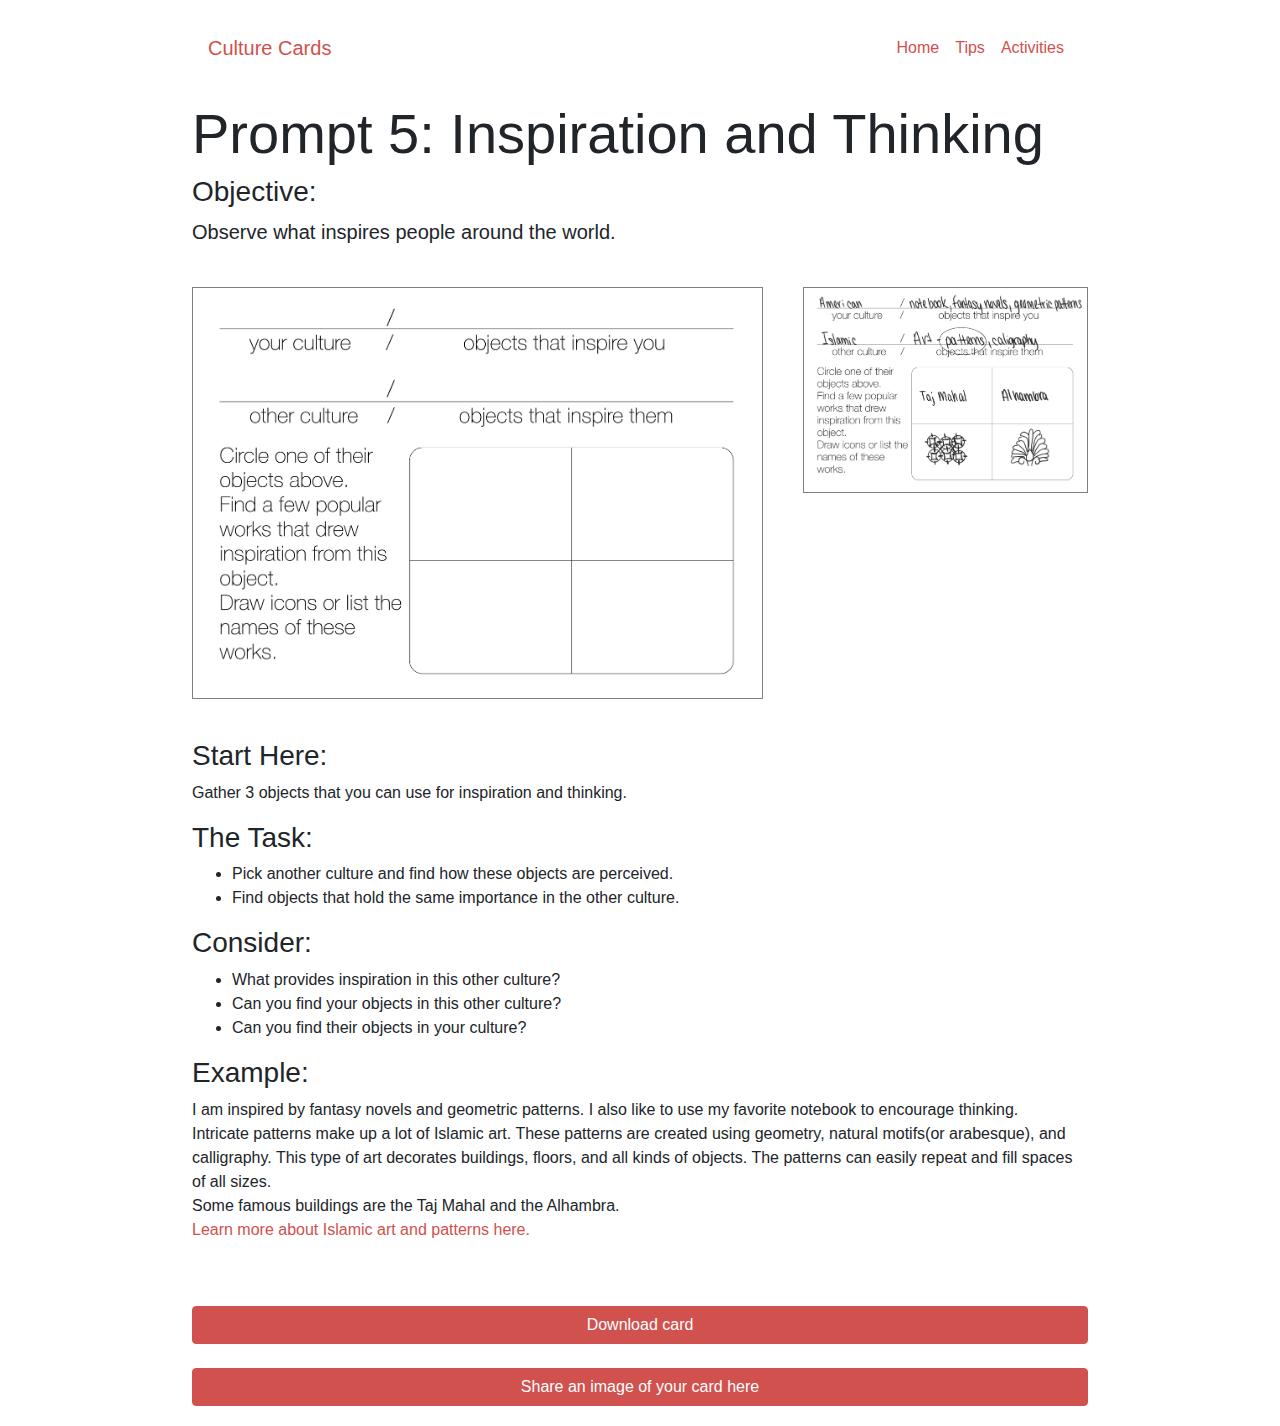
<file: prompt5.html>
<!DOCTYPE html>
<html lang="en">
<head>
    <meta charset="utf-8">
    <title>Culture Cards</title>
    <link rel="stylesheet" href="style.css"/>
    <link rel="stylesheet" href="https://cdn.jsdelivr.net/npm/bootstrap@4.3.1/dist/css/bootstrap.min.css" integrity="sha384-ggOyR0iXCbMQv3Xipma34MD+dH/1fQ784/j6cY/iJTQUOhcWr7x9JvoRxT2MZw1T" crossorigin="anonymous">    <link rel="stylesheet" href="style.css"/>
</head>
<body>
    <nav class="navbar navbar-expand-lg navbar-light bg-light">
        <a class="navbar-brand" href="index.html">Culture Cards</a>
        <button class="navbar-toggler" type="button" data-toggle="collapse" data-target="#navbarSupportedContent" aria-controls="navbarSupportedContent" aria-expanded="false" aria-label="Toggle navigation">
            <span class="navbar-toggler-icon"></span>
        </button>
        <div class="collapse navbar-collapse justify-content-end" id="navbarNav">
            <ul class="navbar-nav">
            <li class="nav-item">
                <a class="nav-link" href="index.html">Home</a>
            </li>
            <li class="nav-item">
                <a class="nav-link" href="tips.html">Tips</a>
            </li>
            <li class="nav-item">
                <a class="nav-link" href="activities.html">Activities</a>
            </li>
            </ul>
        </div>
    </nav>

    <br>

    <div>
        <h2 class="display-4">Prompt 5: Inspiration and Thinking</h2>

        <h3>Objective:</h3>
        <p class="lead">Observe what inspires people around the world.</p>

        <div class="img-header">
            <img src="images/p5-back.png"><img src="images/examples/ex_P5.png">
        </div>
        
        <h3>Start Here:</h3>
        <p>Gather 3 objects that you can use for inspiration and thinking.</p>
        
        <h3>The Task:</h3>
        <ul>
            <li>Pick another culture and find how these objects are perceived.</li>
            <li>Find objects that hold the same importance in the other culture.</li>
        </ul>

        <h3>Consider:</h3>
        <ul>
            <li>What provides inspiration in this other culture?</li>
            <li>Can you find your objects in this other culture?</li>
            <li>Can you find their objects in your culture?</li>
        </ul>
        
        <h3>Example:</h3>
        <p>I am inspired by fantasy novels and geometric patterns. I also like to use my favorite notebook to encourage thinking.
            <br>Intricate patterns make up a lot of Islamic art. These patterns are created using geometry, natural motifs(or arabesque), and calligraphy. This type of art decorates buildings, floors, and all kinds of objects. The patterns can easily repeat and fill spaces of all sizes.
            <br>Some famous buildings are the Taj Mahal and the Alhambra.
            <br><a href="https://www.metmuseum.org/toah/hd/geom/hd_geom.htm">Learn more about Islamic art and patterns here.</a>
            </p>
        <br> <br>

        <a class="btn btn-primary" href="images/p5-back.png" download>Download card</a>
        <br><br>
        <a class="btn btn-primary" href="https://form.jotform.com/221104501408136" target="_blank" role="button">Share an image of your card here</a>

    </div>
</body>
</html>
</file>
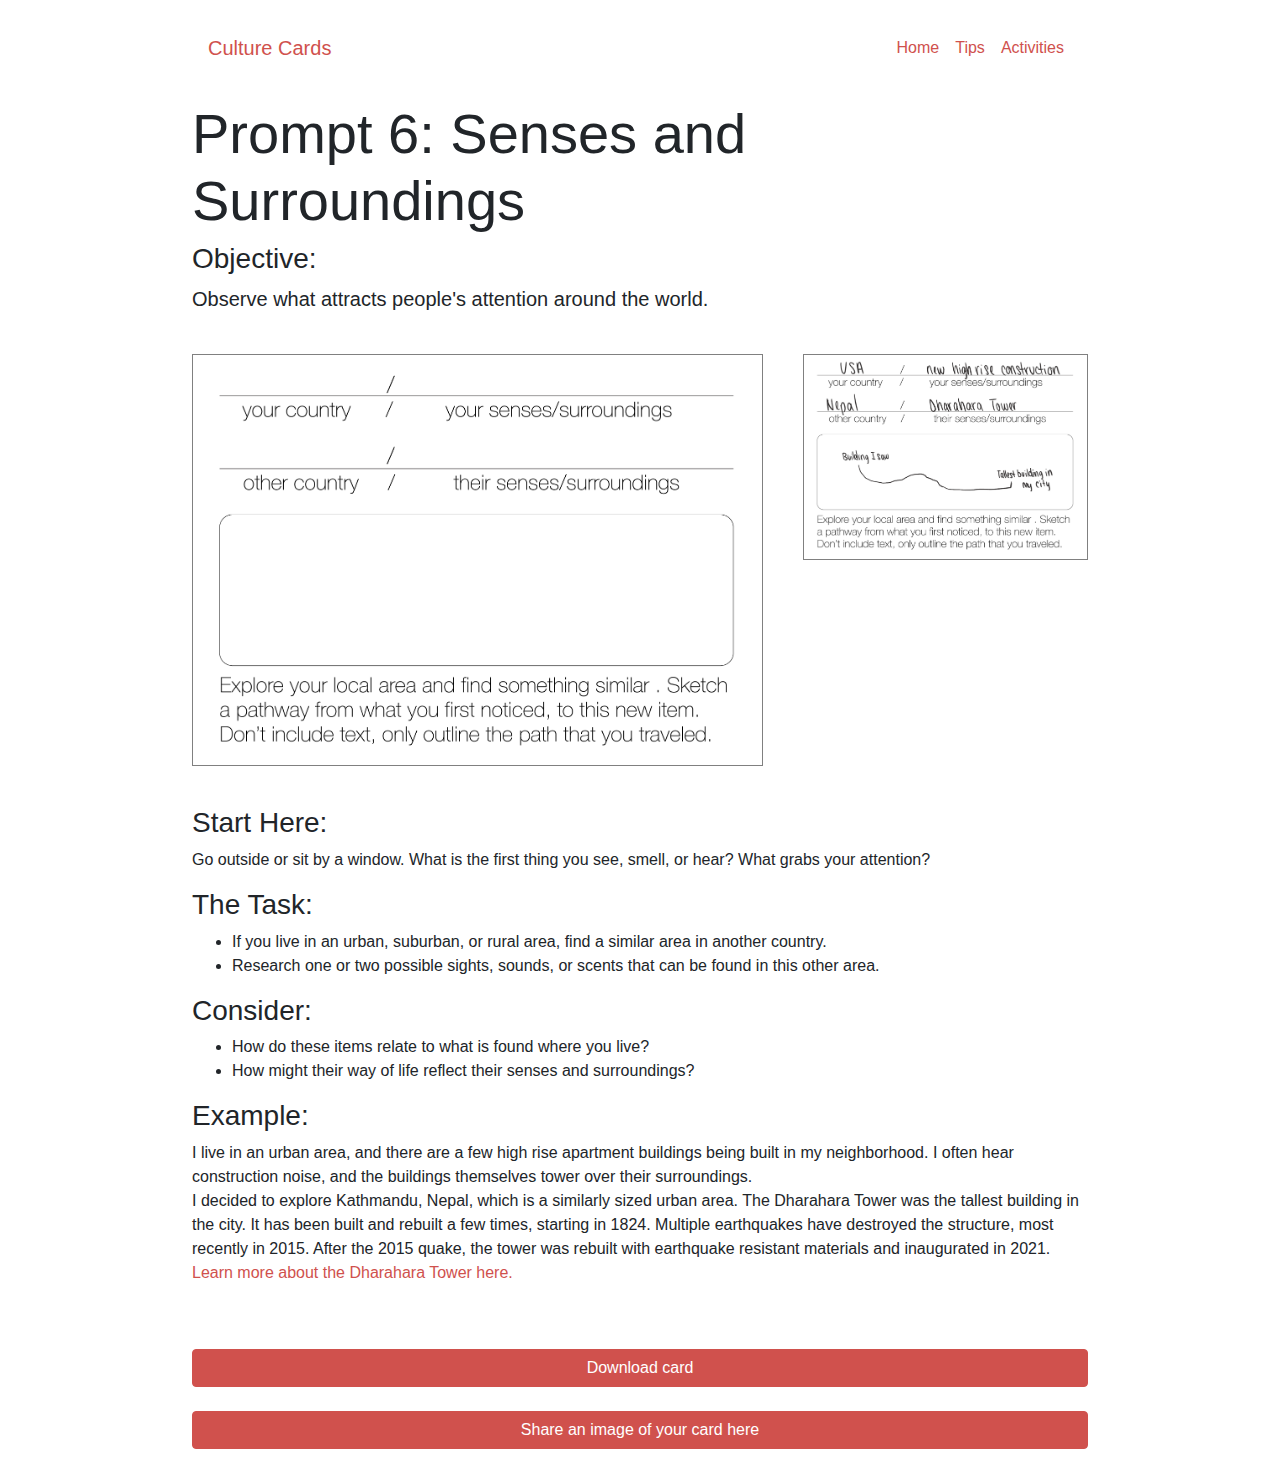
<file: prompt6.html>
<!DOCTYPE html>
<html lang="en">
<head>
    <meta charset="utf-8">
    <title>Culture Cards</title>
    <link rel="stylesheet" href="style.css"/>
    <link rel="stylesheet" href="https://cdn.jsdelivr.net/npm/bootstrap@4.3.1/dist/css/bootstrap.min.css" integrity="sha384-ggOyR0iXCbMQv3Xipma34MD+dH/1fQ784/j6cY/iJTQUOhcWr7x9JvoRxT2MZw1T" crossorigin="anonymous">    <link rel="stylesheet" href="style.css"/>
</head>
<body>
    <nav class="navbar navbar-expand-lg navbar-light bg-light">
        <a class="navbar-brand" href="index.html">Culture Cards</a>
        <button class="navbar-toggler" type="button" data-toggle="collapse" data-target="#navbarSupportedContent" aria-controls="navbarSupportedContent" aria-expanded="false" aria-label="Toggle navigation">
            <span class="navbar-toggler-icon"></span>
        </button>
        <div class="collapse navbar-collapse justify-content-end" id="navbarNav">
            <ul class="navbar-nav">
            <li class="nav-item">
                <a class="nav-link" href="index.html">Home</a>
            </li>
            <li class="nav-item">
                <a class="nav-link" href="tips.html">Tips</a>
            </li>
            <li class="nav-item">
                <a class="nav-link" href="activities.html">Activities</a>
            </li>
            </ul>
        </div>
    </nav>

    <br>

    <div>
        <h2 class="display-4">Prompt 6: Senses and Surroundings</h2>

        <h3>Objective:</h3>
        <p class="lead">Observe what attracts people's attention around the world.</p>

        <div class="img-header">
            <img src="images/p6-back.png"><img src="images/examples/ex_P6.png">
        </div>
        
        <h3>Start Here:</h3>
        <p>Go outside or sit by a window. What is the first thing you see, smell, or hear? What grabs your attention?</p>
        
        <h3>The Task:</h3>
        <ul>
            <li>If you live in an urban, suburban, or rural area, find a similar area in another country.</li>
            <li>Research one or two possible sights, sounds, or scents that can be found in this other area.</li>
        </ul>

        <h3>Consider:</h3>
        <ul>
            <li>How do these items relate to what is found where you live?</li>
            <li>How might their way of life reflect their senses and surroundings?</li>
        </ul>
        
        <h3>Example:</h3>
        <p>I live in an urban area, and there are a few high rise apartment buildings being built in my neighborhood. I often hear construction noise, and the buildings themselves tower over their surroundings.
            <br>I decided to explore Kathmandu, Nepal, which is a similarly sized urban area. The Dharahara Tower was the tallest building in the city. It has been built and rebuilt a few times, starting in 1824. Multiple earthquakes have destroyed the structure, most recently in 2015. After the 2015 quake, the tower was rebuilt with earthquake resistant materials and inaugurated in 2021.
            <br><a href="https://www.tourismkathmandu.com/things_to_do/places_of_interest/history_and_heritage_sights/details/dharahara">Learn more about the Dharahara Tower here.</a>    
        </p>
        <br> <br>

        <a class="btn btn-primary" href="images/p6-back.png" download>Download card</a>
        <br><br>
        <a class="btn btn-primary" href="https://form.jotform.com/221104501408136" target="_blank" role="button">Share an image of your card here</a>

    </div>
</body>
</html>
</file>
<file: style.css>
@media screen and (min-width: 1200px) {
    #card-grid, .gallery-grid {
        grid-template-columns: auto auto auto;
    }

    .img-header {
        grid-template-columns: 2fr 1fr;
    }

    body {
        width: 70vw;
    }
}

@media screen and (min-width: 800px) and (max-width: 1199px) {
    #card-grid, .gallery-grid {
        grid-template-columns: auto auto;
    }

    .img-header {
        grid-template-columns: auto auto;
    }

    body {
        width: 90vw;
    }
}

@media screen and (max-width: 799px) {
    body {
        width: 90vw;
    }
}

body {
    margin: 20px auto;
}

#card-grid, .gallery-grid {
    display: grid;
    column-gap: 40px;
    row-gap: 40px;
}

#card-grid div {
    width: 100% !important;
}

.img-header {
    display: grid;
    column-gap: 40px;
    row-gap: 40px;
    margin: 40px 0px;
}

.img-header img, .card img {
    width: 100%;
    border: grey 1px solid;
}

.navbar img {
    height: 80px;
}

/* Container needed to position the overlay. Adjust the width as needed */
.container {
    position: relative;
    width: 50%;
}
  
/* Make the image to responsive */
.image {
width: 100%;
height: auto;
transform: scale(1);
transition: .3s ease;
}

/* When you mouse over the container, the overlay text will "zoom" in display */
.container:hover {
transform: scale(3);
}

.jumbotron {
background-color: #E1E8DB !important;
}

.navbar {
background-color: white !important;
}

.navbar .nav-link:hover {
    text-decoration: underline;
}

a {
    color: #D0514D !important;
}

a:hover {
    color: #331832 !important;;
}

.btn-primary {
background-color: #D0514D !important;
border-color: #D0514D !important;
color: white !important;
width: 100%;
}

.btn-primary:hover {
background-color: #331832 !important;
border-color: #331832 !important;
color: white !important;
}

hr {
border-top: #D0514D solid 2px;
}

.card {
background-color: #E1E8DB !important;
padding: 10px;
border: grey 1px solid;
}
</file>
